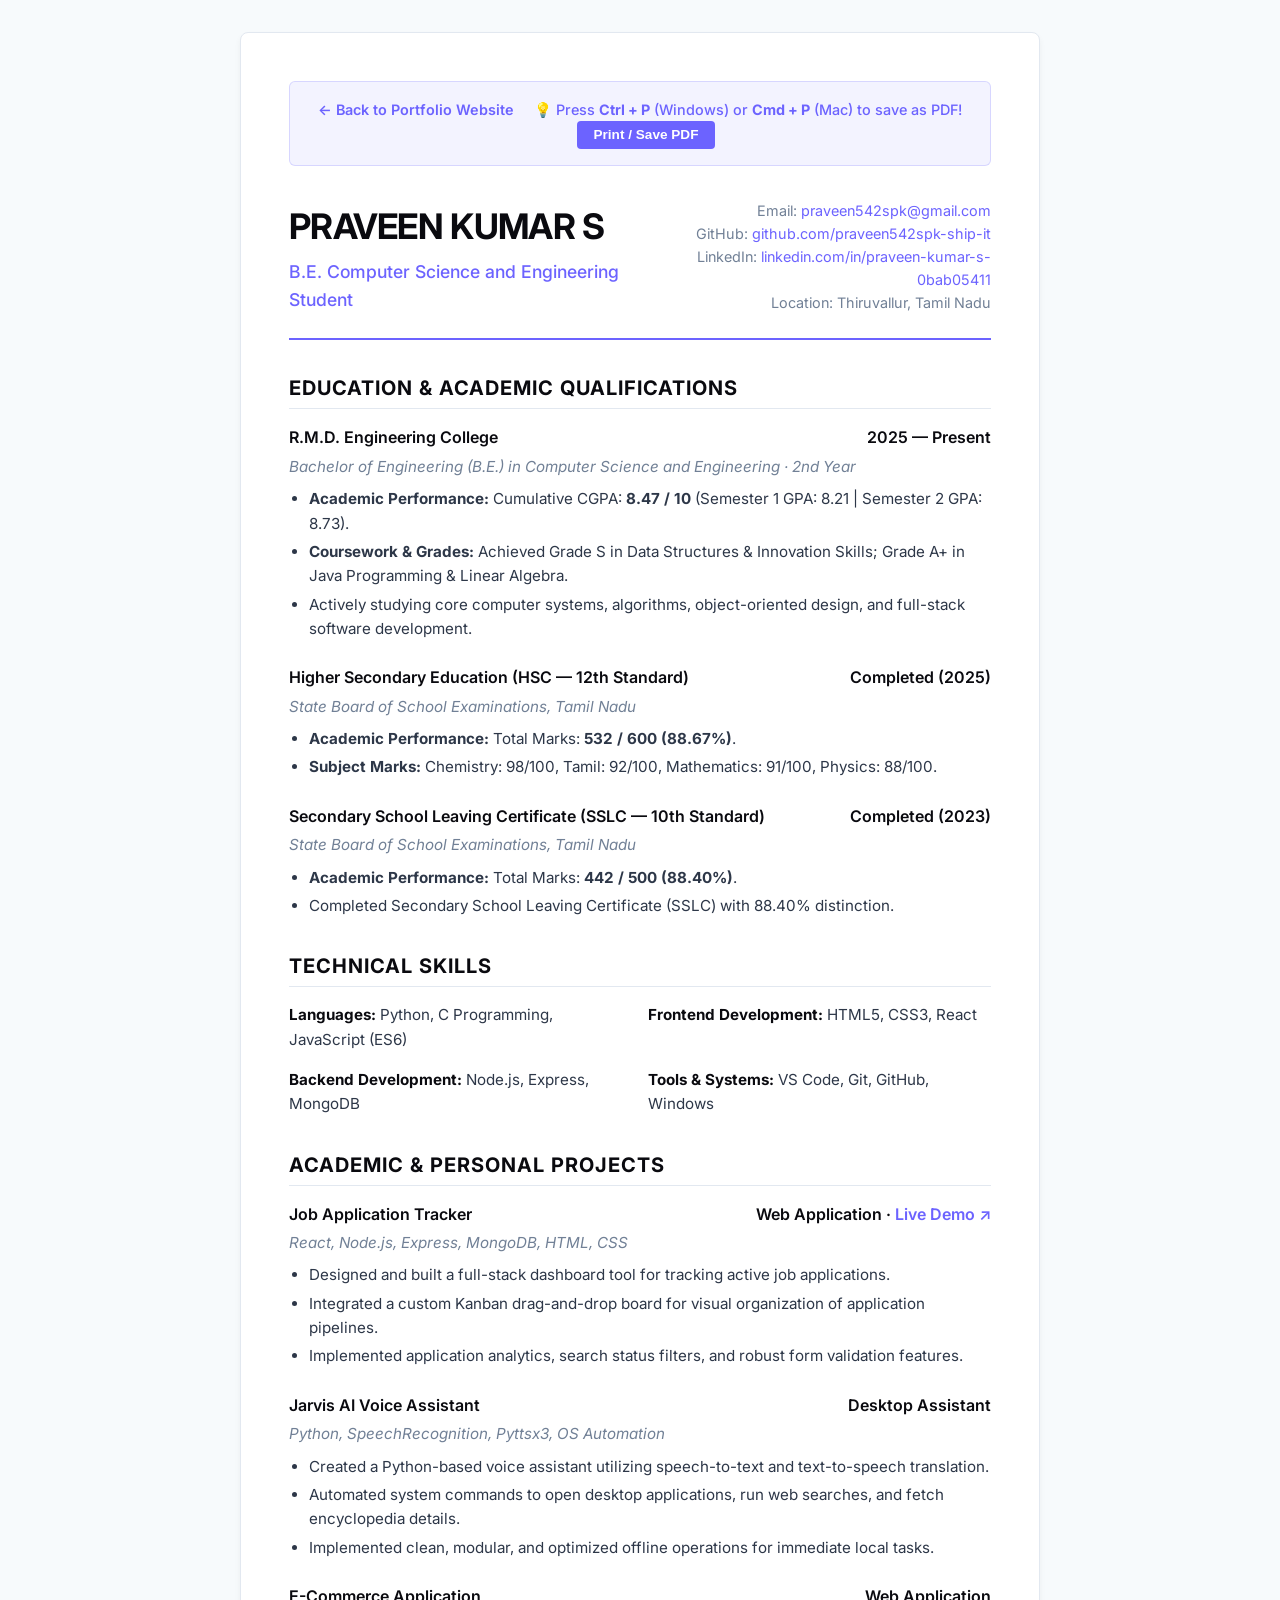
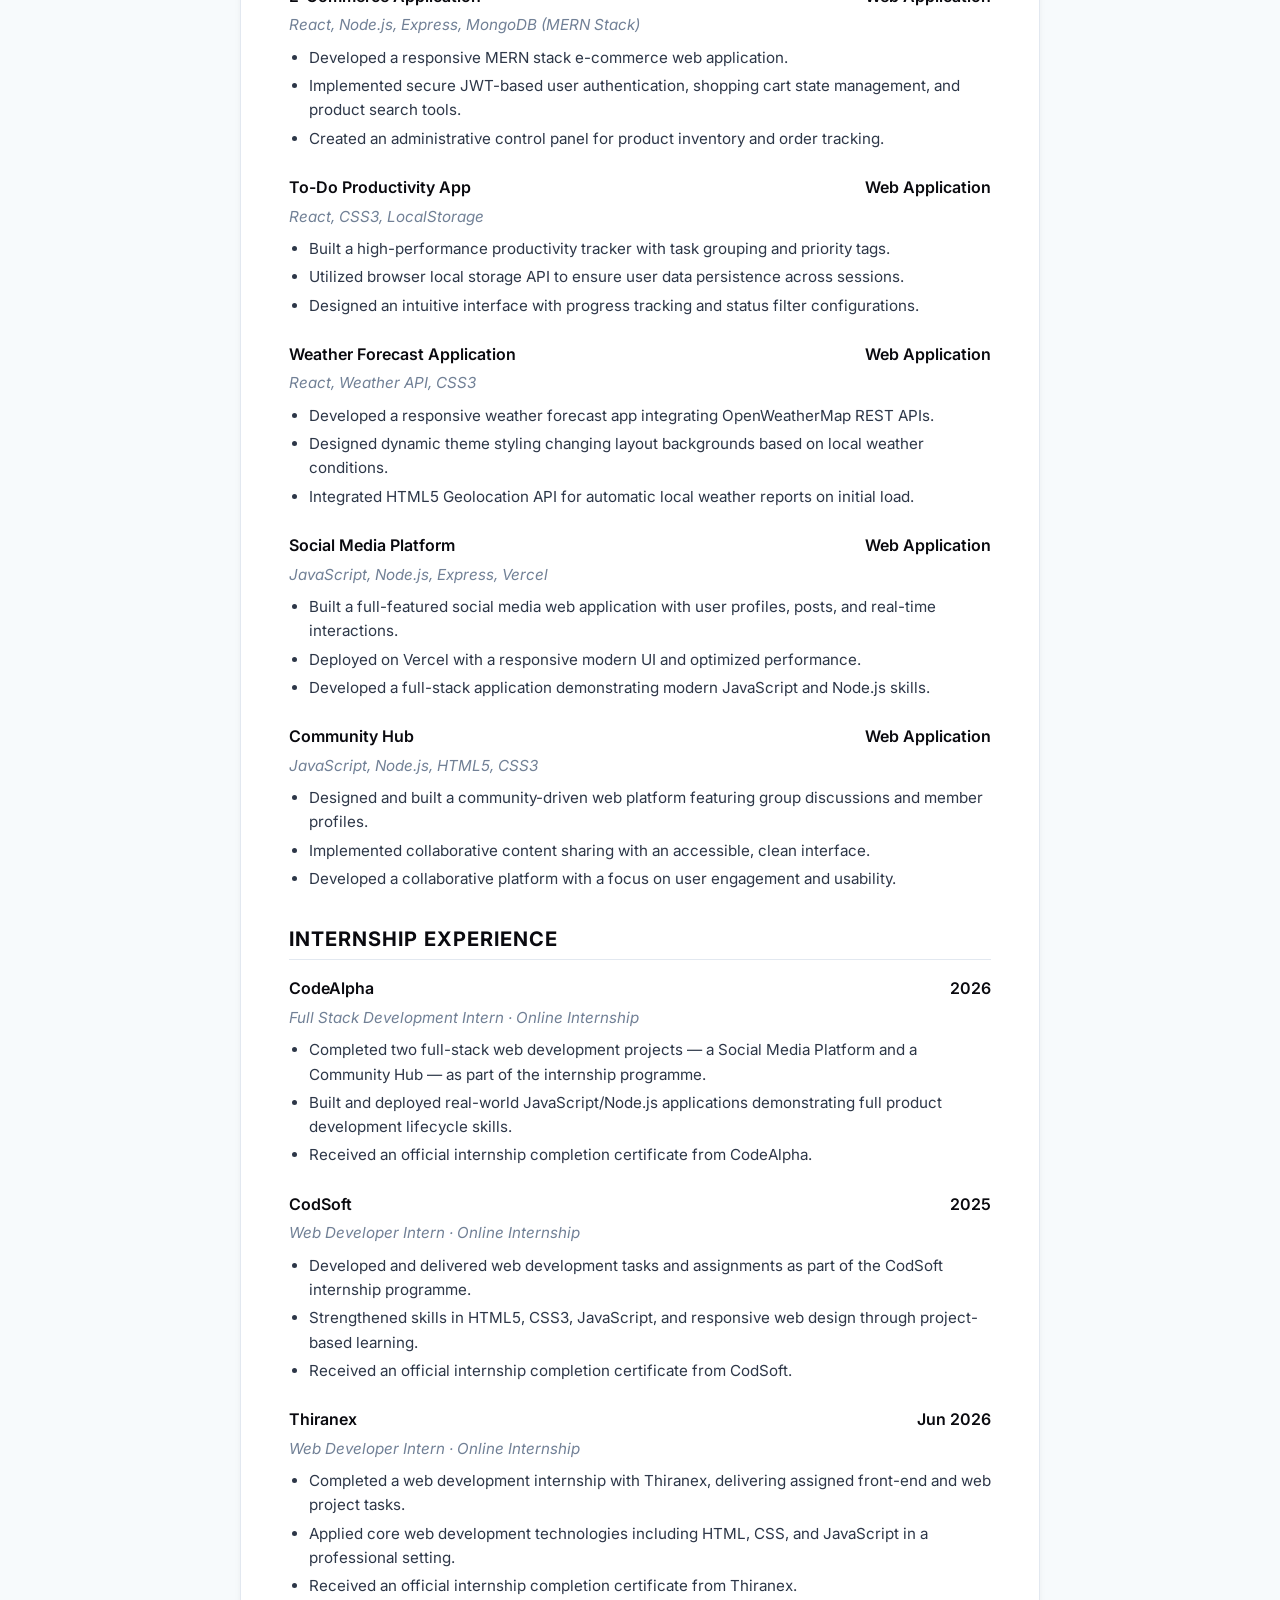
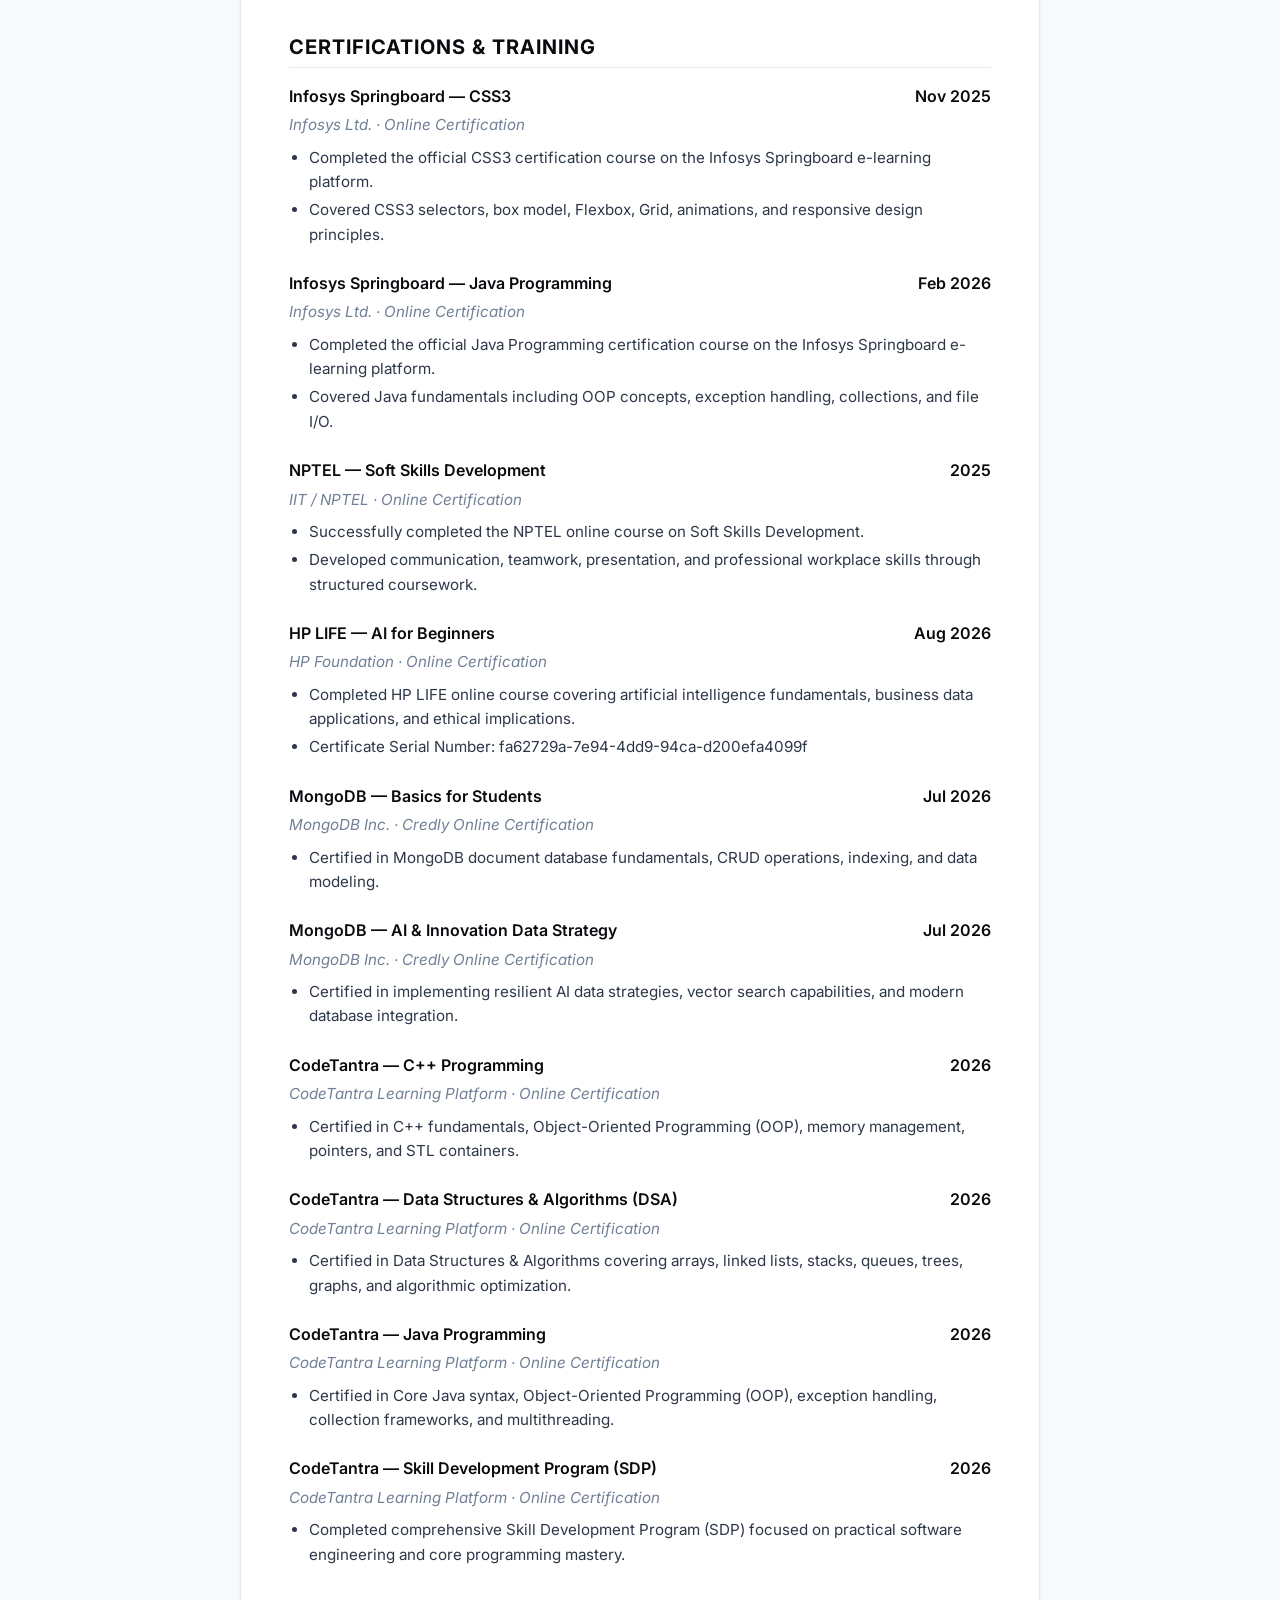
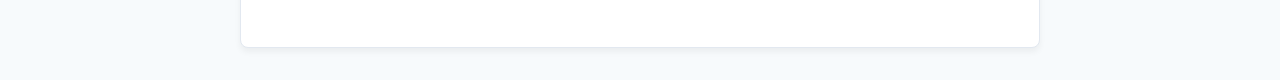
<file: resume.html>
<!DOCTYPE html>
<html lang="en">
<head>
  <meta charset="UTF-8">
  <meta name="viewport" content="width=device-width, initial-scale=1.0">
  <meta http-equiv="Cache-Control" content="no-cache, no-store, must-revalidate" />
  <meta http-equiv="Pragma" content="no-cache" />
  <meta http-equiv="Expires" content="0" />
  <title>Resume | Praveen Kumar S</title>
  <link rel="icon" href="data:image/svg+xml,<svg xmlns='http://www.w3.org/2000/svg' viewBox='0 0 100 100'><text y='.9em' font-size='90'>👨‍💻</text></svg>" />
  <link rel="preconnect" href="https://fonts.googleapis.com">
  <link rel="preconnect" href="https://fonts.gstatic.com" crossorigin>
  <link href="https://fonts.googleapis.com/css2?family=Inter:wght@400;500;600;700&family=JetBrains+Mono:wght@400&display=swap" rel="stylesheet">
  
  <style>
    :root {
      --color-primary: #0a0a0f;
      --color-accent: #6c63ff;
      --color-text: #2d3748;
      --color-text-muted: #718096;
      --color-border: #e2e8f0;
    }

    * {
      box-sizing: border-box;
      margin: 0;
      padding: 0;
    }

    body {
      font-family: 'Inter', sans-serif;
      color: var(--color-text);
      line-height: 1.6;
      background-color: #f7fafc;
      padding: 2rem 1rem;
    }

    .resume-container {
      max-width: 800px;
      margin: 0 auto;
      background: #ffffff;
      padding: 3rem;
      border-radius: 8px;
      box-shadow: 0 4px 6px rgba(0, 0, 0, 0.05);
      border: 1px solid var(--color-border);
    }

    .print-banner {
      background: rgba(108, 99, 255, 0.08);
      border: 1px solid rgba(108, 99, 255, 0.2);
      color: var(--color-accent);
      padding: 1rem;
      border-radius: 6px;
      margin-bottom: 2rem;
      text-align: center;
      font-size: 0.9rem;
      font-weight: 500;
    }

    .print-banner button {
      background: var(--color-accent);
      color: white;
      border: none;
      padding: 0.4rem 1rem;
      border-radius: 4px;
      font-size: 0.85rem;
      font-weight: 600;
      cursor: pointer;
      margin-left: 0.75rem;
      transition: background 0.2s;
    }

    .print-banner button:hover {
      background: #5a52e0;
    }

    header {
      border-bottom: 2px solid var(--color-accent);
      padding-bottom: 1.5rem;
      margin-bottom: 2rem;
      display: flex;
      justify-content: space-between;
      align-items: flex-end;
    }

    .header-left h1 {
      font-size: 2.2rem;
      font-weight: 700;
      color: var(--color-primary);
      letter-spacing: -0.02em;
      margin-bottom: 0.25rem;
    }

    .header-left p {
      font-size: 1.1rem;
      color: var(--color-accent);
      font-weight: 500;
    }

    .header-right {
      text-align: right;
      font-size: 0.9rem;
      color: var(--color-text-muted);
    }

    .header-right a {
      color: var(--color-accent);
      text-decoration: none;
    }

    .header-right a:hover {
      text-decoration: underline;
    }

    section {
      margin-bottom: 2rem;
    }

    .section-title {
      font-size: 1.25rem;
      font-weight: 700;
      text-transform: uppercase;
      letter-spacing: 0.05em;
      color: var(--color-primary);
      margin-bottom: 1rem;
      border-bottom: 1px solid var(--color-border);
      padding-bottom: 0.25rem;
    }

    .skills-grid {
      display: grid;
      grid-template-columns: repeat(2, 1fr);
      gap: 1rem;
    }

    .skill-category {
      font-size: 0.95rem;
    }

    .skill-category strong {
      color: var(--color-primary);
    }

    .timeline-item {
      margin-bottom: 1.5rem;
    }

    .timeline-header {
      display: flex;
      justify-content: space-between;
      font-weight: 600;
      color: var(--color-primary);
      margin-bottom: 0.25rem;
    }

    .timeline-subheader {
      font-style: italic;
      color: var(--color-text-muted);
      font-size: 0.95rem;
      margin-bottom: 0.5rem;
    }

    .timeline-details {
      font-size: 0.95rem;
      padding-left: 1.25rem;
    }

    .timeline-details li {
      margin-bottom: 0.25rem;
    }

    @media print {
      body {
        background-color: white;
        padding: 0;
      }
      .resume-container {
        box-shadow: none;
        border: none;
        padding: 0;
        max-width: 100%;
      }
      .print-banner {
        display: none;
      }
    }
  </style>
</head>
<body>

  <div class="resume-container">
    <!-- Interactive Banner for browser viewing -->
    <div class="print-banner">
      <a href="index.html" style="color:var(--color-accent); font-weight:600; text-decoration:none; margin-right:1rem;">← Back to Portfolio Website</a>
      💡 Press <strong>Ctrl + P</strong> (Windows) or <strong>Cmd + P</strong> (Mac) to save as PDF!
      <button onclick="window.print()">Print / Save PDF</button>
    </div>

    <header>
      <div class="header-left">
        <h1>PRAVEEN KUMAR S</h1>
        <p>B.E. Computer Science and Engineering Student</p>
      </div>
      <div class="header-right">
        <div>Email: <a href="mailto:praveen542spk@gmail.com">praveen542spk@gmail.com</a></div>
        <div>GitHub: <a href="https://github.com/praveen542spk-ship-it" target="_blank">github.com/praveen542spk-ship-it</a></div>
        <div>LinkedIn: <a href="https://www.linkedin.com/in/praveen-kumar-s-0bab05411" target="_blank">linkedin.com/in/praveen-kumar-s-0bab05411</a></div>
        <div>Location: Thiruvallur, Tamil Nadu</div>
      </div>
    </header>

    <!-- EDUCATION -->
    <section>
      <h2 class="section-title">Education &amp; Academic Qualifications</h2>
      
      <!-- B.E. CSE -->
      <div class="timeline-item">
        <div class="timeline-header">
          <span>R.M.D. Engineering College</span>
          <span>2025 — Present</span>
        </div>
        <div class="timeline-subheader">Bachelor of Engineering (B.E.) in Computer Science and Engineering · 2nd Year</div>
        <ul class="timeline-details">
          <li><strong>Academic Performance:</strong> Cumulative CGPA: <strong>8.47 / 10</strong> (Semester 1 GPA: 8.21 | Semester 2 GPA: 8.73).</li>
          <li><strong>Coursework &amp; Grades:</strong> Achieved Grade S in Data Structures &amp; Innovation Skills; Grade A+ in Java Programming &amp; Linear Algebra.</li>
          <li>Actively studying core computer systems, algorithms, object-oriented design, and full-stack software development.</li>
        </ul>
      </div>

      <!-- 12th HSC -->
      <div class="timeline-item">
        <div class="timeline-header">
          <span>Higher Secondary Education (HSC — 12th Standard)</span>
          <span>Completed (2025)</span>
        </div>
        <div class="timeline-subheader">State Board of School Examinations, Tamil Nadu</div>
        <ul class="timeline-details">
          <li><strong>Academic Performance:</strong> Total Marks: <strong>532 / 600 (88.67%)</strong>.</li>
          <li><strong>Subject Marks:</strong> Chemistry: 98/100, Tamil: 92/100, Mathematics: 91/100, Physics: 88/100.</li>
        </ul>
      </div>

      <!-- 10th SSLC -->
      <div class="timeline-item">
        <div class="timeline-header">
          <span>Secondary School Leaving Certificate (SSLC — 10th Standard)</span>
          <span>Completed (2023)</span>
        </div>
        <div class="timeline-subheader">State Board of School Examinations, Tamil Nadu</div>
        <ul class="timeline-details">
          <li><strong>Academic Performance:</strong> Total Marks: <strong>442 / 500 (88.40%)</strong>.</li>
          <li>Completed Secondary School Leaving Certificate (SSLC) with 88.40% distinction.</li>
        </ul>
      </div>
    </section>

    <!-- SKILLS -->
    <section>
      <h2 class="section-title">Technical Skills</h2>
      <div class="skills-grid">
        <div class="skill-category">
          <strong>Languages:</strong> Python, C Programming, JavaScript (ES6)
        </div>
        <div class="skill-category">
          <strong>Frontend Development:</strong> HTML5, CSS3, React
        </div>
        <div class="skill-category">
          <strong>Backend Development:</strong> Node.js, Express, MongoDB
        </div>
        <div class="skill-category">
          <strong>Tools & Systems:</strong> VS Code, Git, GitHub, Windows
        </div>
      </div>
    </section>

    <!-- PROJECTS -->
    <section>
      <h2 class="section-title">Academic & Personal Projects</h2>
      
      <!-- Project 1 -->
      <div class="timeline-item">
        <div class="timeline-header">
          <span>Job Application Tracker</span>
          <span>Web Application · <a href="https://job-app-delta-three.vercel.app/" target="_blank" style="color:var(--color-accent); text-decoration:none;">Live Demo ↗</a></span>
        </div>
        <div class="timeline-subheader">React, Node.js, Express, MongoDB, HTML, CSS</div>
        <ul class="timeline-details">
          <li>Designed and built a full-stack dashboard tool for tracking active job applications.</li>
          <li>Integrated a custom Kanban drag-and-drop board for visual organization of application pipelines.</li>
          <li>Implemented application analytics, search status filters, and robust form validation features.</li>
        </ul>
      </div>

      <!-- Project 2 -->
      <div class="timeline-item">
        <div class="timeline-header">
          <span>Jarvis AI Voice Assistant</span>
          <span>Desktop Assistant</span>
        </div>
        <div class="timeline-subheader">Python, SpeechRecognition, Pyttsx3, OS Automation</div>
        <ul class="timeline-details">
          <li>Created a Python-based voice assistant utilizing speech-to-text and text-to-speech translation.</li>
          <li>Automated system commands to open desktop applications, run web searches, and fetch encyclopedia details.</li>
          <li>Implemented clean, modular, and optimized offline operations for immediate local tasks.</li>
        </ul>
      </div>

      <!-- Project 3 -->
      <div class="timeline-item">
        <div class="timeline-header">
          <span>E-Commerce Application</span>
          <span>Web Application</span>
        </div>
        <div class="timeline-subheader">React, Node.js, Express, MongoDB (MERN Stack)</div>
        <ul class="timeline-details">
          <li>Developed a responsive MERN stack e-commerce web application.</li>
          <li>Implemented secure JWT-based user authentication, shopping cart state management, and product search tools.</li>
          <li>Created an administrative control panel for product inventory and order tracking.</li>
        </ul>
      </div>

      <!-- Project 4 -->
      <div class="timeline-item">
        <div class="timeline-header">
          <span>To-Do Productivity App</span>
          <span>Web Application</span>
        </div>
        <div class="timeline-subheader">React, CSS3, LocalStorage</div>
        <ul class="timeline-details">
          <li>Built a high-performance productivity tracker with task grouping and priority tags.</li>
          <li>Utilized browser local storage API to ensure user data persistence across sessions.</li>
          <li>Designed an intuitive interface with progress tracking and status filter configurations.</li>
        </ul>
      </div>

      <!-- Project 5 -->
      <div class="timeline-item">
        <div class="timeline-header">
          <span>Weather Forecast Application</span>
          <span>Web Application</span>
        </div>
        <div class="timeline-subheader">React, Weather API, CSS3</div>
        <ul class="timeline-details">
          <li>Developed a responsive weather forecast app integrating OpenWeatherMap REST APIs.</li>
          <li>Designed dynamic theme styling changing layout backgrounds based on local weather conditions.</li>
          <li>Integrated HTML5 Geolocation API for automatic local weather reports on initial load.</li>
        </ul>
      </div>

      <!-- Project 6 -->
      <div class="timeline-item">
        <div class="timeline-header">
          <span>Social Media Platform</span>
          <span>Web Application</span>
        </div>
        <div class="timeline-subheader">JavaScript, Node.js, Express, Vercel</div>
        <ul class="timeline-details">
          <li>Built a full-featured social media web application with user profiles, posts, and real-time interactions.</li>
          <li>Deployed on Vercel with a responsive modern UI and optimized performance.</li>
          <li>Developed a full-stack application demonstrating modern JavaScript and Node.js skills.</li>
        </ul>
      </div>

      <!-- Project 7 -->
      <div class="timeline-item">
        <div class="timeline-header">
          <span>Community Hub</span>
          <span>Web Application</span>
        </div>
        <div class="timeline-subheader">JavaScript, Node.js, HTML5, CSS3</div>
        <ul class="timeline-details">
          <li>Designed and built a community-driven web platform featuring group discussions and member profiles.</li>
          <li>Implemented collaborative content sharing with an accessible, clean interface.</li>
          <li>Developed a collaborative platform with a focus on user engagement and usability.</li>
        </ul>
      </div>
    </section>

    <!-- INTERNSHIPS -->
    <section>
      <h2 class="section-title">Internship Experience</h2>

      <!-- Internship 1: CodeAlpha -->
      <div class="timeline-item">
        <div class="timeline-header">
          <span>CodeAlpha</span>
          <span>2026</span>
        </div>
        <div class="timeline-subheader">Full Stack Development Intern · Online Internship</div>
        <ul class="timeline-details">
          <li>Completed two full-stack web development projects — a Social Media Platform and a Community Hub — as part of the internship programme.</li>
          <li>Built and deployed real-world JavaScript/Node.js applications demonstrating full product development lifecycle skills.</li>
          <li>Received an official internship completion certificate from CodeAlpha.</li>
        </ul>
      </div>

      <!-- Internship 2: CodSoft -->
      <div class="timeline-item">
        <div class="timeline-header">
          <span>CodSoft</span>
          <span>2025</span>
        </div>
        <div class="timeline-subheader">Web Developer Intern · Online Internship</div>
        <ul class="timeline-details">
          <li>Developed and delivered web development tasks and assignments as part of the CodSoft internship programme.</li>
          <li>Strengthened skills in HTML5, CSS3, JavaScript, and responsive web design through project-based learning.</li>
          <li>Received an official internship completion certificate from CodSoft.</li>
        </ul>
      </div>

      <!-- Internship 3: Thiranex -->
      <div class="timeline-item">
        <div class="timeline-header">
          <span>Thiranex</span>
          <span>Jun 2026</span>
        </div>
        <div class="timeline-subheader">Web Developer Intern · Online Internship</div>
        <ul class="timeline-details">
          <li>Completed a web development internship with Thiranex, delivering assigned front-end and web project tasks.</li>
          <li>Applied core web development technologies including HTML, CSS, and JavaScript in a professional setting.</li>
          <li>Received an official internship completion certificate from Thiranex.</li>
        </ul>
      </div>
    </section>

    <!-- CERTIFICATIONS -->
    <section>
      <h2 class="section-title">Certifications &amp; Training</h2>

      <div class="timeline-item">
        <div class="timeline-header">
          <span>Infosys Springboard — CSS3</span>
          <span>Nov 2025</span>
        </div>
        <div class="timeline-subheader">Infosys Ltd. · Online Certification</div>
        <ul class="timeline-details">
          <li>Completed the official CSS3 certification course on the Infosys Springboard e-learning platform.</li>
          <li>Covered CSS3 selectors, box model, Flexbox, Grid, animations, and responsive design principles.</li>
        </ul>
      </div>

      <div class="timeline-item">
        <div class="timeline-header">
          <span>Infosys Springboard — Java Programming</span>
          <span>Feb 2026</span>
        </div>
        <div class="timeline-subheader">Infosys Ltd. · Online Certification</div>
        <ul class="timeline-details">
          <li>Completed the official Java Programming certification course on the Infosys Springboard e-learning platform.</li>
          <li>Covered Java fundamentals including OOP concepts, exception handling, collections, and file I/O.</li>
        </ul>
      </div>

      <div class="timeline-item">
        <div class="timeline-header">
          <span>NPTEL — Soft Skills Development</span>
          <span>2025</span>
        </div>
        <div class="timeline-subheader">IIT / NPTEL · Online Certification</div>
        <ul class="timeline-details">
          <li>Successfully completed the NPTEL online course on Soft Skills Development.</li>
          <li>Developed communication, teamwork, presentation, and professional workplace skills through structured coursework.</li>
        </ul>
      </div>

      <div class="timeline-item">
        <div class="timeline-header">
          <span>HP LIFE — AI for Beginners</span>
          <span>Aug 2026</span>
        </div>
        <div class="timeline-subheader">HP Foundation · Online Certification</div>
        <ul class="timeline-details">
          <li>Completed HP LIFE online course covering artificial intelligence fundamentals, business data applications, and ethical implications.</li>
          <li>Certificate Serial Number: fa62729a-7e94-4dd9-94ca-d200efa4099f</li>
        </ul>
      </div>

      <div class="timeline-item">
        <div class="timeline-header">
          <span>MongoDB — Basics for Students</span>
          <span>Jul 2026</span>
        </div>
        <div class="timeline-subheader">MongoDB Inc. · Credly Online Certification</div>
        <ul class="timeline-details">
          <li>Certified in MongoDB document database fundamentals, CRUD operations, indexing, and data modeling.</li>
        </ul>
      </div>

      <div class="timeline-item">
        <div class="timeline-header">
          <span>MongoDB — AI &amp; Innovation Data Strategy</span>
          <span>Jul 2026</span>
        </div>
        <div class="timeline-subheader">MongoDB Inc. · Credly Online Certification</div>
        <ul class="timeline-details">
          <li>Certified in implementing resilient AI data strategies, vector search capabilities, and modern database integration.</li>
        </ul>
      </div>

      <div class="timeline-item">
        <div class="timeline-header">
          <span>CodeTantra — C++ Programming</span>
          <span>2026</span>
        </div>
        <div class="timeline-subheader">CodeTantra Learning Platform · Online Certification</div>
        <ul class="timeline-details">
          <li>Certified in C++ fundamentals, Object-Oriented Programming (OOP), memory management, pointers, and STL containers.</li>
        </ul>
      </div>

      <div class="timeline-item">
        <div class="timeline-header">
          <span>CodeTantra — Data Structures &amp; Algorithms (DSA)</span>
          <span>2026</span>
        </div>
        <div class="timeline-subheader">CodeTantra Learning Platform · Online Certification</div>
        <ul class="timeline-details">
          <li>Certified in Data Structures &amp; Algorithms covering arrays, linked lists, stacks, queues, trees, graphs, and algorithmic optimization.</li>
        </ul>
      </div>

      <div class="timeline-item">
        <div class="timeline-header">
          <span>CodeTantra — Java Programming</span>
          <span>2026</span>
        </div>
        <div class="timeline-subheader">CodeTantra Learning Platform · Online Certification</div>
        <ul class="timeline-details">
          <li>Certified in Core Java syntax, Object-Oriented Programming (OOP), exception handling, collection frameworks, and multithreading.</li>
        </ul>
      </div>

      <div class="timeline-item">
        <div class="timeline-header">
          <span>CodeTantra — Skill Development Program (SDP)</span>
          <span>2026</span>
        </div>
        <div class="timeline-subheader">CodeTantra Learning Platform · Online Certification</div>
        <ul class="timeline-details">
          <li>Completed comprehensive Skill Development Program (SDP) focused on practical software engineering and core programming mastery.</li>
        </ul>
      </div>
    </section>

  </div>

</body>
</html>
</file>
